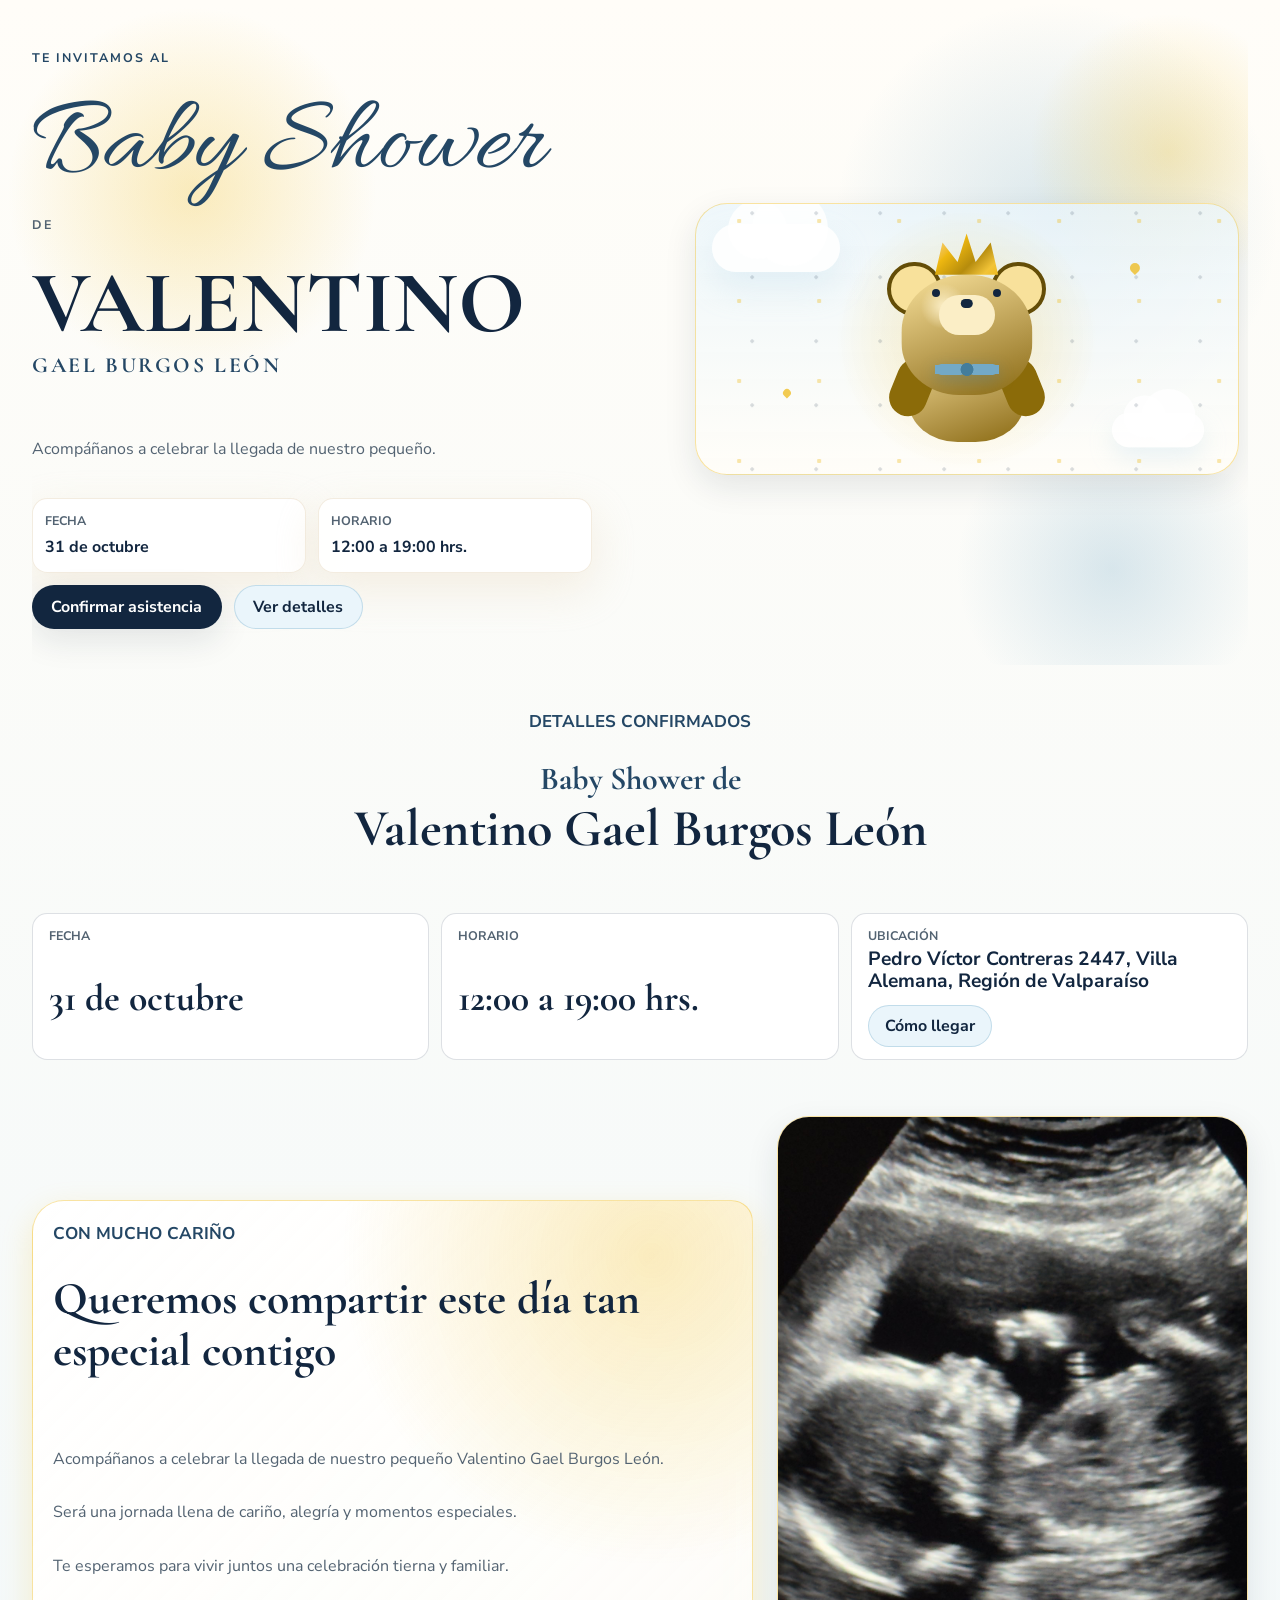
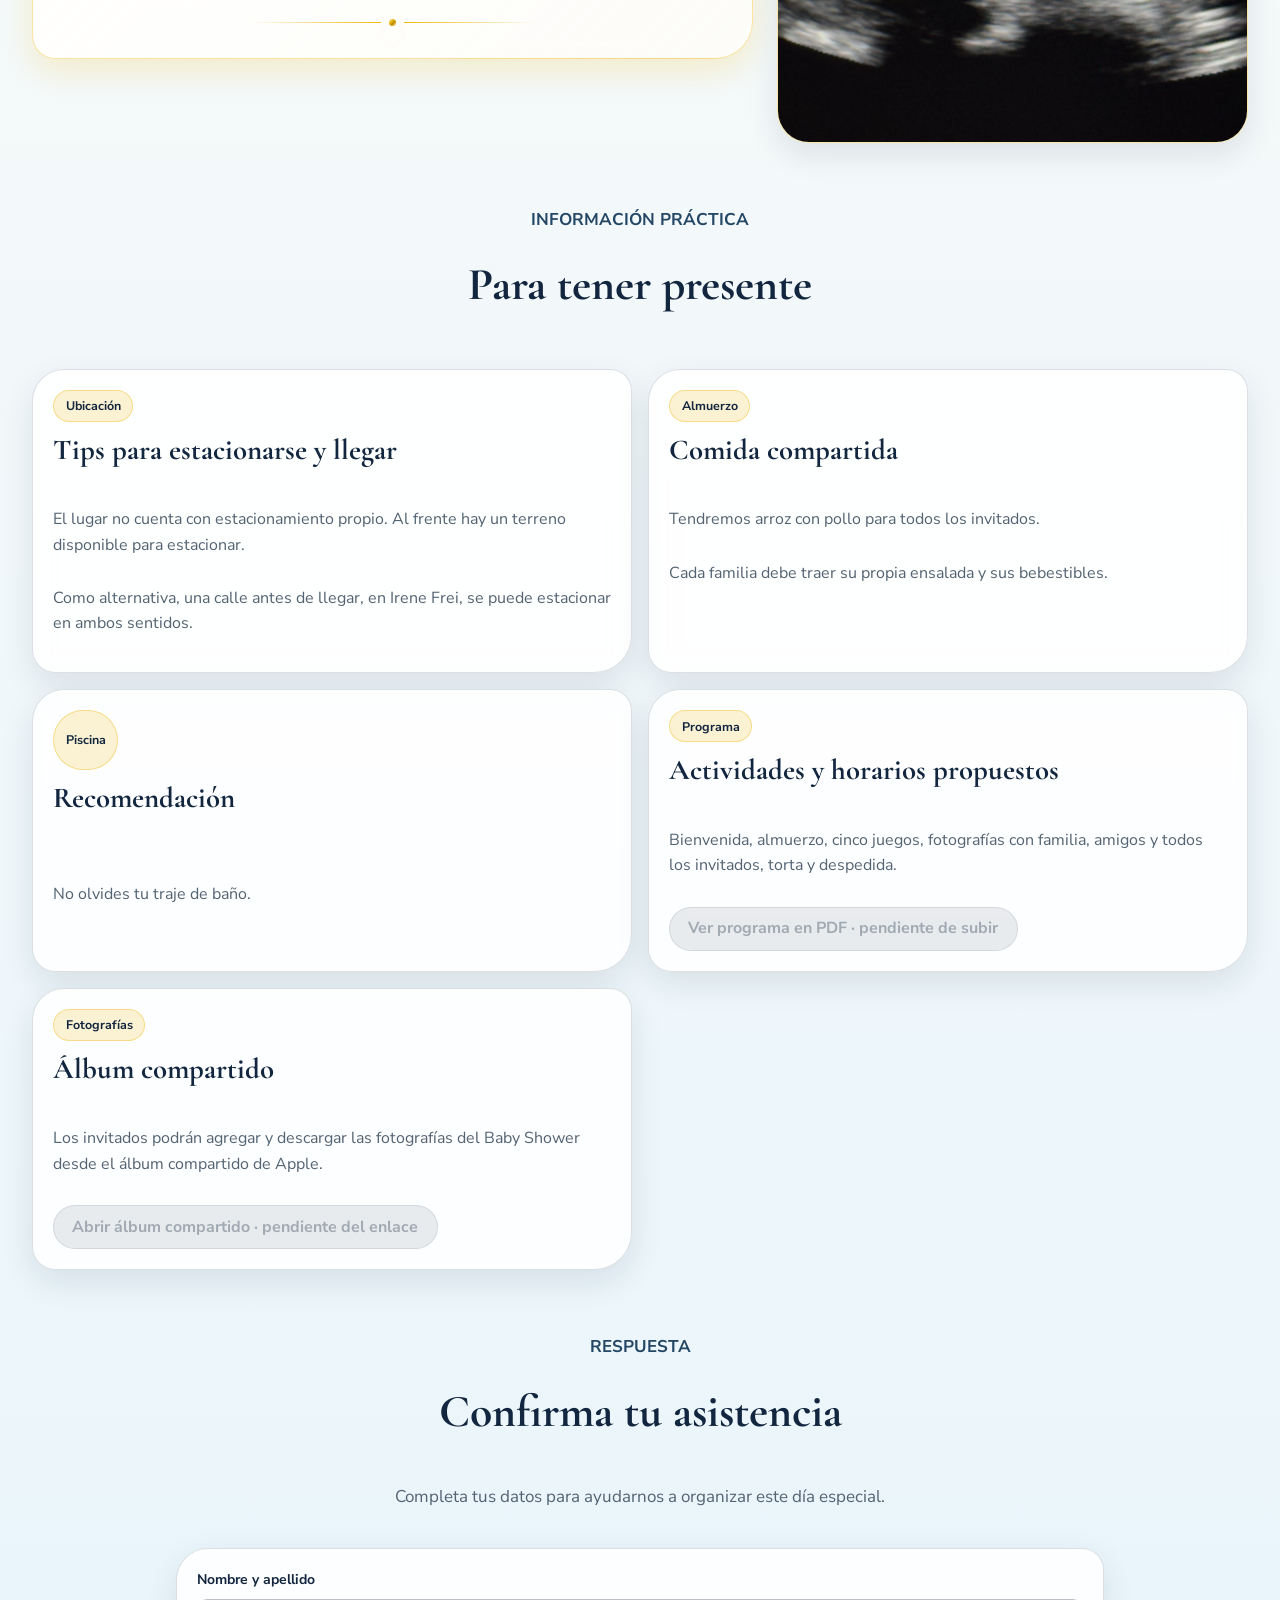
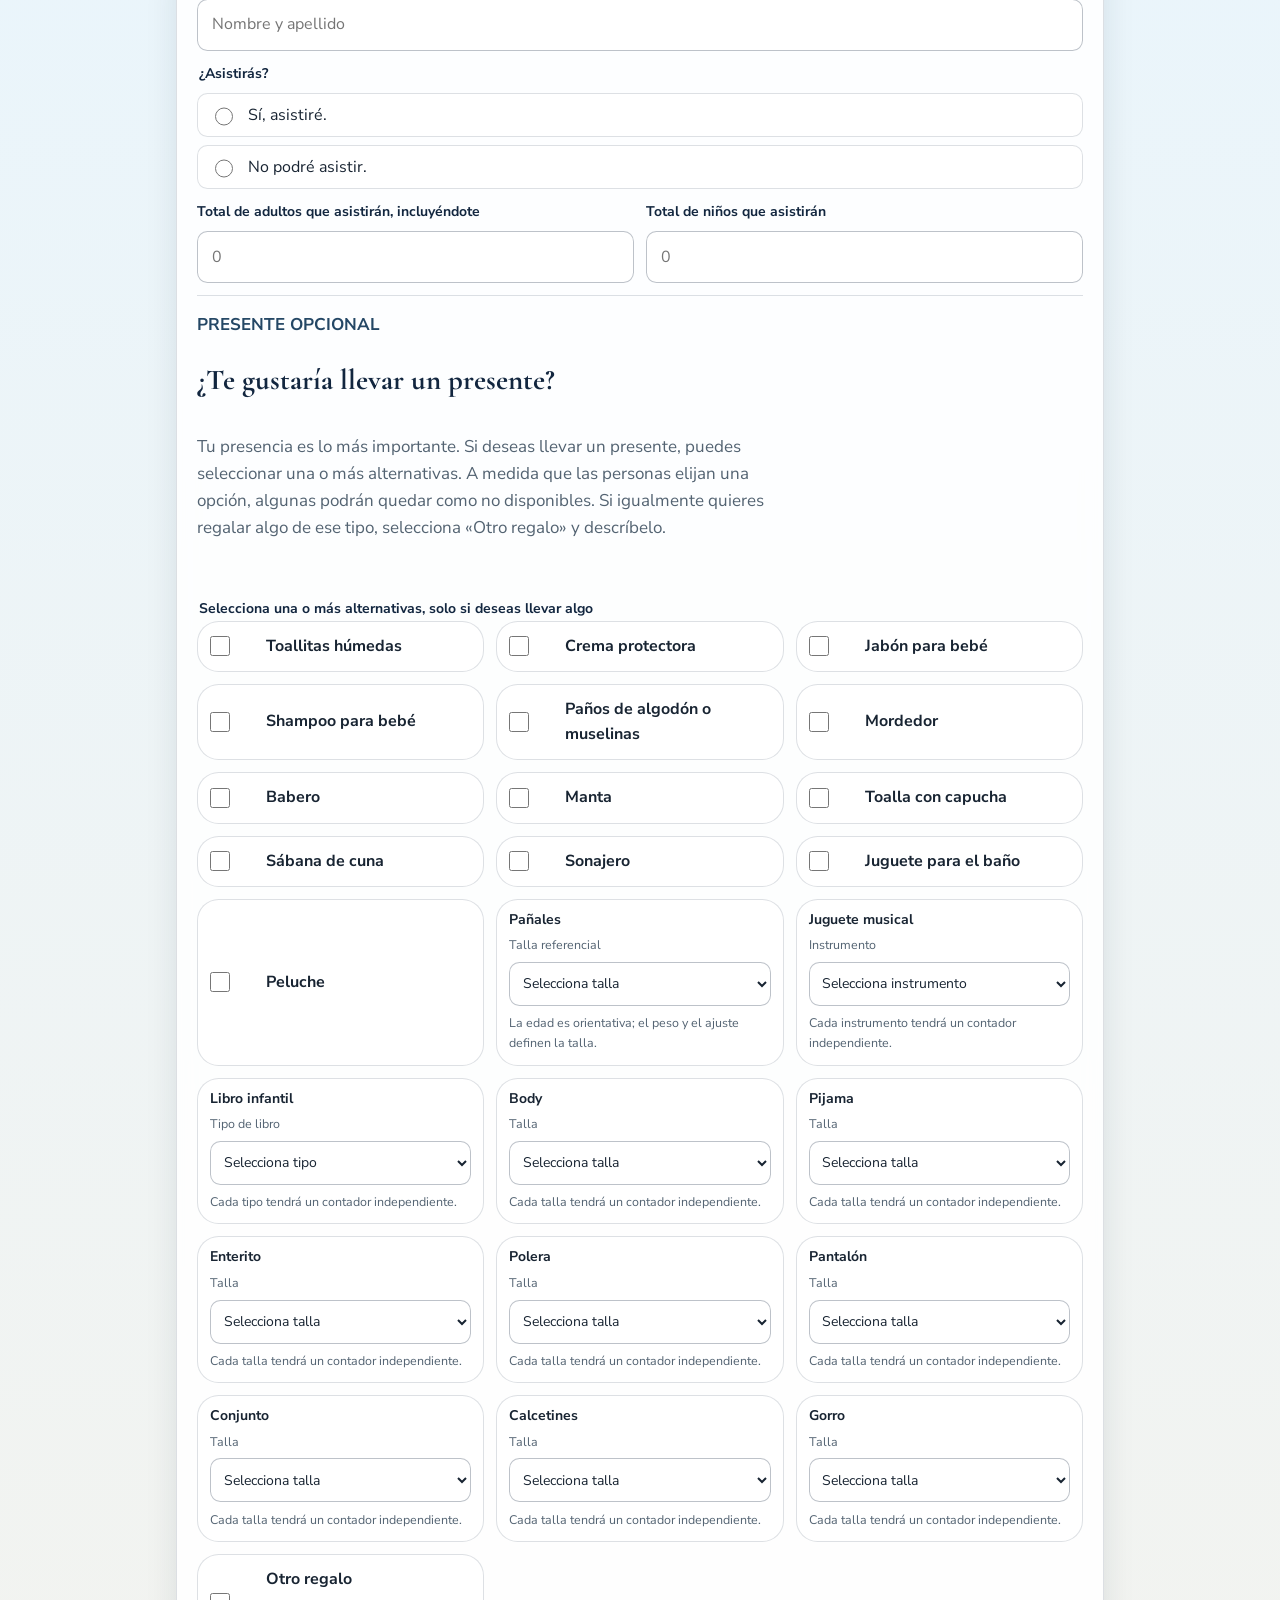
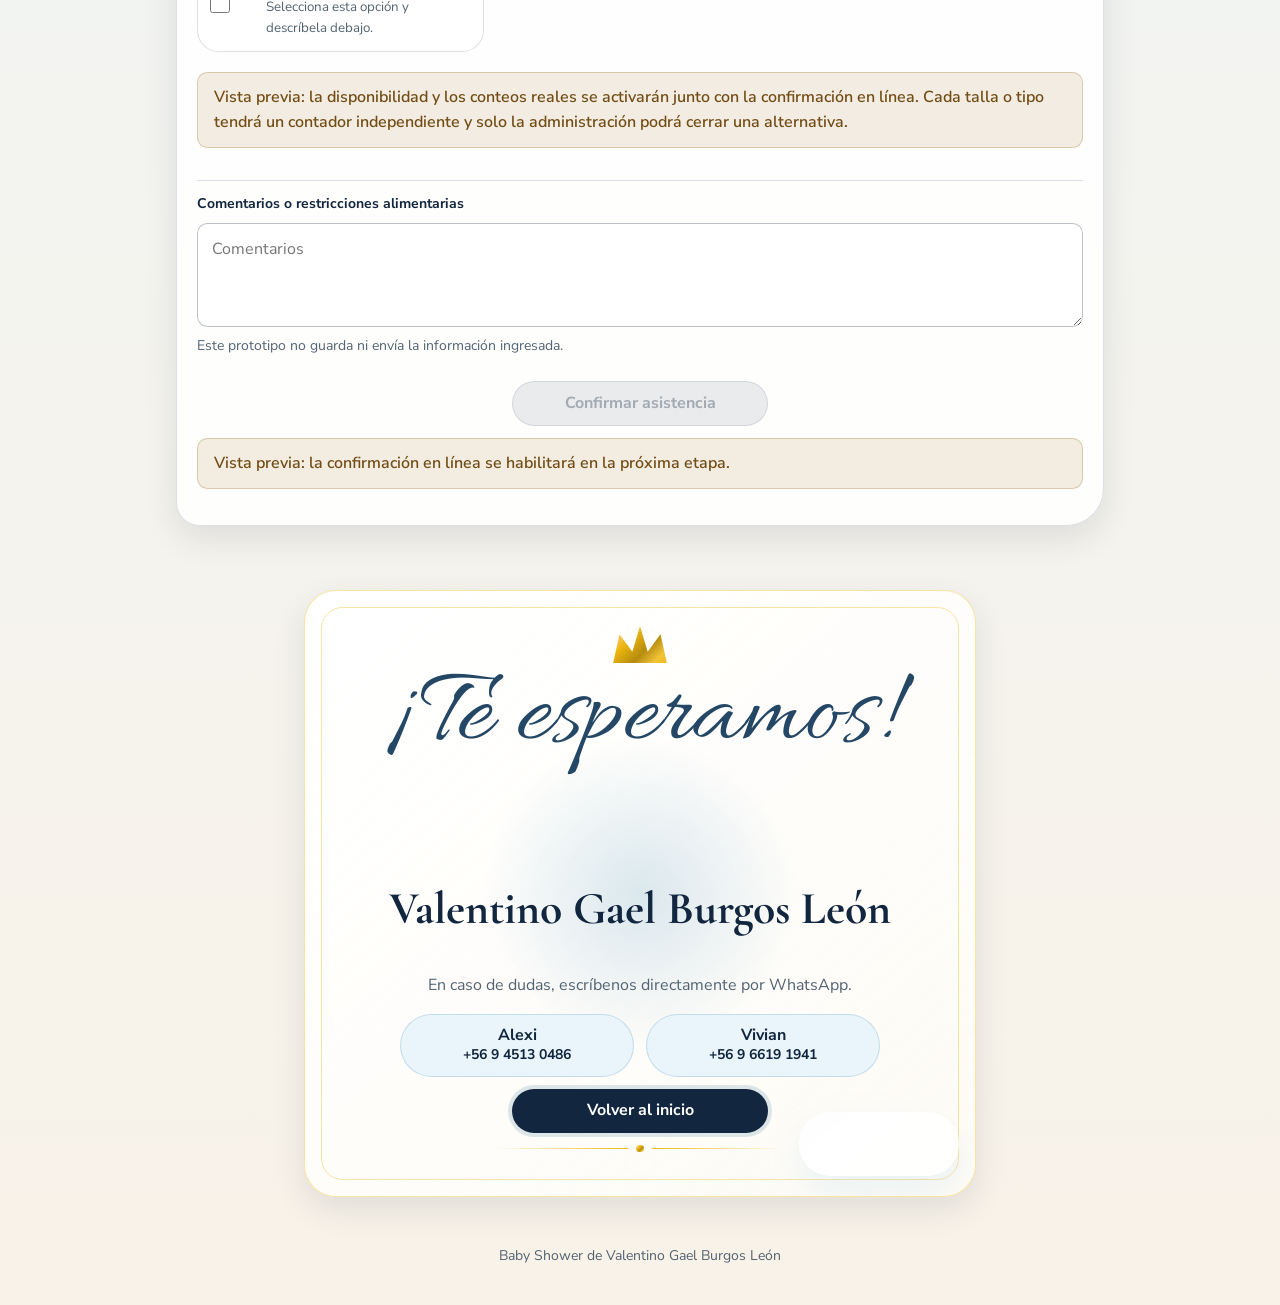
<file: index.html>
<!doctype html>
<html lang="es">
  <head>
    <meta charset="utf-8">
    <meta name="viewport" content="width=device-width, initial-scale=1">
    <meta name="robots" content="noindex, nofollow, noarchive">
    <title>Baby Shower de Valentino Gael</title>
    <meta name="description" content="Invitación al Baby Shower de Valentino Gael Burgos León, el 31 de octubre de 12:00 a 19:00 hrs.">
    <link rel="icon" href="data:,">
    <link rel="preconnect" href="https://fonts.googleapis.com">
    <link rel="preconnect" href="https://fonts.gstatic.com" crossorigin>
    <link href="https://fonts.googleapis.com/css2?family=Allura&amp;family=Cormorant+Garamond:wght@600;700&amp;family=Nunito+Sans:wght@400;600;700&amp;display=swap" rel="stylesheet">
    <link rel="stylesheet" href="css/site.css">
    <script type="module" src="js/app.js"></script>
  </head>
  <body data-route="#/inicio">
    <a class="skip-link" href="#/inicio">Saltar al contenido principal</a>
    <div class="site-page">
      <header class="site-hero ds-shell" aria-labelledby="hero-title" data-route-section="#/inicio">
        <div class="invitation-cover site-hero__content">
          <p class="invite-overline">Te invitamos al</p>
          <div class="invite-script">Baby Shower</div>
          <p class="invite-de">de</p>
          <h1 id="hero-title" class="invite-name" tabindex="-1">
            <span class="invite-name__main" data-event-text="child.principalName">VALENTINO</span>
            <span class="invite-name__sub" data-event-text="child.secondaryName">GAEL BURGOS LEÓN</span>
          </h1>
          <p class="cover-copy">
            Acompáñanos a celebrar la llegada de nuestro pequeño.
          </p>
          <div class="cover-summary" aria-label="Datos confirmados del evento">
            <div class="cover-chip">
              <span class="cover-chip__label">Fecha</span>
              <span class="cover-chip__value" data-event-text="date.display">31 de octubre</span>
            </div>
            <div class="cover-chip">
              <span class="cover-chip__label">Horario</span>
              <span class="cover-chip__value" data-event-text="schedule.display">12:00 a 19:00 hrs.</span>
            </div>
          </div>
          <div class="ds-actions" aria-label="Acciones de la invitación">
            <a class="btn btn--primary" href="#/confirmacion">Confirmar asistencia</a>
            <a class="btn btn--secondary" href="#/detalles">Ver detalles</a>
          </div>
        </div>

        <div class="illustration-box site-hero__art" aria-label="Ilustración decorativa de osito con corona entre nubes">
          <span class="cloud cloud--one" aria-hidden="true"></span>
          <span class="cloud cloud--two" aria-hidden="true"></span>
          <span class="sparkle-field" aria-hidden="true"></span>
          <span class="heart-field" aria-hidden="true"></span>
          <div class="bear" aria-hidden="true">
            <span class="bear__ear bear__ear--left"></span>
            <span class="bear__ear bear__ear--right"></span>
            <span class="bear__body"></span>
            <span class="bear__arm bear__arm--left"></span>
            <span class="bear__arm bear__arm--right"></span>
            <span class="bear__head"></span>
            <span class="bear__eye bear__eye--left"></span>
            <span class="bear__eye bear__eye--right"></span>
            <span class="bear__muzzle"></span>
            <span class="bear__nose"></span>
            <span class="bear__bow"></span>
            <span class="bear__crown"></span>
          </div>
        </div>
      </header>

      <main id="contenido">
        <section id="detalles" class="site-section ds-shell details-section" aria-labelledby="resumen-title" data-route-section="#/detalles">
          <div class="section-heading section-heading--center">
            <p class="ds-kicker">Detalles confirmados</p>
            <h2 id="resumen-title" class="details-title" tabindex="-1">
              <span class="details-title__event">Baby Shower de</span>
              <span class="details-title__name" data-event-text="child.fullName">Valentino Gael Burgos León</span>
            </h2>
          </div>
          <div class="event-summary event-summary--details" aria-label="Resumen del evento">
            <article class="event-block event-block--date">
              <span class="event-block__label">Fecha</span>
              <span class="event-block__value" data-event-text="date.display">31 de octubre</span>
            </article>
            <article class="event-block event-block--time">
              <span class="event-block__label">Horario</span>
              <span class="event-block__value" data-event-text="schedule.display">12:00 a 19:00 hrs.</span>
            </article>
            <article class="event-block event-block--location event-block--location-wide">
              <span class="event-block__label">Ubicación</span>
              <span class="event-block__value event-block__value--address" data-event-text="location.address">Pedro Víctor Contreras 2447, Villa Alemana, Región de Valparaíso</span>
              <a
                class="btn btn--secondary event-block__map"
                href="https://www.google.com/maps/search/?api=1&query=Pedro%20V%C3%ADctor%20Contreras%202447%2C%20Villa%20Alemana%2C%20Regi%C3%B3n%20de%20Valpara%C3%ADso%2C%20Chile"
                target="_blank"
                rel="noopener noreferrer"
                data-event-href="location.mapUrl"
              >
                Cómo llegar
              </a>
            </article>
          </div>
        </section>

<section class="site-section ds-shell welcome-section" aria-labelledby="bienvenida-title">
  <div class="card card--featured welcome-card">
    <div class="section-heading">
      <p class="ds-kicker">Con mucho cariño</p>
      <h2 id="bienvenida-title">Queremos compartir este día tan especial contigo</h2>
    </div>

    <p class="welcome-card__lead">
      Acompáñanos a celebrar la llegada de nuestro pequeño
      <span data-event-text="child.fullName">Valentino Gael Burgos León</span>.
    </p>

    <p>
      Será una jornada llena de cariño, alegría y momentos especiales.
    </p>

    <p>Te esperamos para vivir juntos una celebración tierna y familiar.</p>

    <div class="ornament-divider" aria-hidden="true">
      <span class="ornament-divider__mark"></span>
    </div>
  </div>

  <figure
    class="welcome-photo-slot welcome-photo-slot--ready"
    aria-label="Fotografía familiar"
  >
    <img
      class="welcome-photo-slot__image"
      src="assets/images/familia-valentino.jpg"
      alt="Fotografía de la familia de Valentino Gael"
      loading="lazy"
      decoding="async"
    >
  </figure>
</section>

<section class="site-section ds-shell practical-section" aria-labelledby="practica-title">
  <div class="section-heading section-heading--center">
    <p class="ds-kicker">Información práctica</p>
    <h2 id="practica-title">Para tener presente</h2>
  </div>

  <div class="practical-grid practical-grid--extended">    <article class="card practical-location-card">
      <span class="badge">Ubicación</span>
      <h3>Tips para estacionarse y llegar</h3>
      <p>
        El lugar no cuenta con estacionamiento propio. Al frente hay un
        terreno disponible para estacionar.
      </p>
      <p>
        Como alternativa, una calle antes de llegar, en Irene Frei, se puede
        estacionar en ambos sentidos.
      </p>
    </article>

<article class="card practical-lunch-card">
  <span class="badge">Almuerzo</span>
  <h3>Comida compartida</h3>
  <p>
    Tendremos arroz con pollo para todos los invitados.
  </p>
  <p>
    Cada familia debe traer su propia ensalada y sus bebestibles.
  </p>
</article>




    <article class="card">
      <span class="badge">Piscina</span>
      <h3>Recomendación</h3>
      <p data-event-text="pool.reminder">No olvides tu traje de baño.</p>
    </article>

    <article class="card practical-resource-card">
      <span class="badge">Programa</span>
      <h3>Actividades y horarios propuestos</h3>
      <p>
        Bienvenida, almuerzo, cinco juegos, fotografías con familia,
        amigos y todos los invitados, torta y despedida.
      </p>
      <a
        class="btn btn--secondary practical-resource-link"
        role="link"
        aria-disabled="true"
        tabindex="-1"
        data-event-href="documents.agendaPdfUrl"
      >
        Ver programa en PDF · pendiente de subir
      </a>
    </article>

    <article class="card practical-resource-card">
      <span class="badge">Fotografías</span>
      <h3>Álbum compartido</h3>
      <p>
        Los invitados podrán agregar y descargar las fotografías del
        Baby Shower desde el álbum compartido de Apple.
      </p>
      <a
        class="btn btn--secondary practical-resource-link"
        role="link"
        aria-disabled="true"
        tabindex="-1"
        data-event-href="documents.photoAlbumUrl"
      >
        Abrir álbum compartido · pendiente del enlace
      </a>
    </article>
  </div>
</section>



        <section id="confirmacion" class="site-section ds-shell" aria-labelledby="confirmacion-title" data-route-section="#/confirmacion">
          <div class="section-heading section-heading--center">
            <p class="ds-kicker">Respuesta</p>
            <h2 id="confirmacion-title" tabindex="-1">Confirma tu asistencia</h2>
            <p>Completa tus datos para ayudarnos a organizar este día especial.</p>
          </div>

          <form class="card form-grid rsvp-form" aria-describedby="rsvp-status" data-rsvp-form novalidate>
            <div class="field field--full">
              <label for="fullName">Nombre y apellido</label>
              <input class="input" id="fullName" name="fullName" type="text" autocomplete="name" placeholder="Nombre y apellido" data-rsvp-field="fullName">
            </div>

            <fieldset class="choice-group field--full">
              <legend>¿Asistirás?</legend>
              <div class="choice-list">
                <label class="choice" for="attendance-attending">
                  <input id="attendance-attending" name="attendance" type="radio" value="attending" data-rsvp-field="attendance">
                  Sí, asistiré.
                </label>
                <label class="choice" for="attendance-not-attending">
                  <input id="attendance-not-attending" name="attendance" type="radio" value="not_attending" data-rsvp-field="attendance">
                  No podré asistir.
                </label>
              </div>
            </fieldset>

            <div class="field">
              <label for="adults">Total de adultos que asistirán, incluyéndote</label>
              <input class="input" id="adults" name="adults" type="number" min="0" max="99" inputmode="numeric" placeholder="0" data-rsvp-field="adults">
            </div>

            <div class="field">
              <label for="children">Total de niños que asistirán</label>
              <input class="input" id="children" name="children" type="number" min="0" max="99" inputmode="numeric" placeholder="0" data-rsvp-field="children">
            </div>


            <section class="gift-planner field--full" aria-labelledby="regalos-title" data-gift-section>
              <div class="section-heading">
                <p class="ds-kicker">Presente opcional</p>
                <h3 id="regalos-title">¿Te gustaría llevar un presente?</h3>
                <p>
                  Tu presencia es lo más importante. Si deseas llevar un
                  presente, puedes seleccionar una o más alternativas. A medida
                  que las personas elijan una opción, algunas podrán quedar como
                  no disponibles. Si igualmente quieres regalar algo de ese
                  tipo, selecciona «Otro regalo» y descríbelo.
                </p>
              </div>

              <fieldset class="choice-group">
                <legend>Selecciona una o más alternativas, solo si deseas llevar algo</legend>
                <div class="gift-grid" data-gift-options></div>
              </fieldset>

              <div class="field" hidden data-other-gift-field>
                <label for="otherGift">¿Qué otro regalo te gustaría llevar?</label>
                <input
                  class="input"
                  id="otherGift"
                  name="otherGift"
                  type="text"
                  maxlength="160"
                  placeholder="Escribe tu idea"
                  disabled
                  data-rsvp-field="otherGift"
                  data-other-gift-input
                >
              </div>

              <p class="message message--warning" data-gift-status>
                Vista previa: la disponibilidad y los conteos reales se
                activarán junto con la confirmación en línea. Cada talla o tipo
                tendrá un contador independiente y solo la administración podrá
                cerrar una alternativa.
              </p>
            </section>

            <div class="field field--full">
              <label for="comments">Comentarios o restricciones alimentarias</label>
              <textarea class="textarea" id="comments" name="comments" maxlength="1000" placeholder="Comentarios" data-rsvp-field="comments"></textarea>
              <span class="help-text" data-rsvp-mode-help>Este prototipo no guarda ni envía la información ingresada.</span>
            </div>

            <div
              class="field--full turnstile-slot"
              aria-label="Verificación de seguridad"
              data-turnstile-container
            ></div>

            <div class="field--full form-actions">
              <button class="btn btn--primary" type="submit" disabled data-rsvp-submit>Confirmar asistencia</button>
            </div>

            <p id="rsvp-status" class="message message--warning field--full" aria-live="polite" aria-atomic="true" data-rsvp-status>
              Vista previa: la confirmación en línea se habilitará en la próxima etapa.
            </p>
            <p class="help-text field--full" hidden data-rsvp-diagnostic></p>
          </form>
        </section>

<section class="site-section ds-shell closing-section" aria-labelledby="cierre-title">
  <div class="closing-card">
    <span class="closing-crown" aria-hidden="true"></span>
    <p class="invite-script">¡Te esperamos!</p>

    <h2 id="cierre-title" data-event-text="child.fullName">
      Valentino Gael Burgos León
    </h2>

    <p class="closing-contact-intro">
      En caso de dudas, escríbenos directamente por WhatsApp.
    </p>

    <div class="contact-actions" aria-label="Contactos del Baby Shower">
      <a
        class="btn btn--secondary contact-link"
        href="#"
        target="_blank"
        rel="noopener noreferrer"
        data-event-href="contact.alexi.whatsappUrl"
      >
        <strong data-event-text="contact.alexi.name">Alexi</strong>
        <span data-event-text="contact.alexi.phoneDisplay">+56 9 4513 0486</span>
      </a>

      <a
        class="btn btn--secondary contact-link"
        href="#"
        target="_blank"
        rel="noopener noreferrer"
        data-event-href="contact.vivian.whatsappUrl"
      >
        <strong data-event-text="contact.vivian.name">Vivian</strong>
        <span data-event-text="contact.vivian.phoneDisplay">+56 9 6619 1941</span>
      </a>
    </div>

    <a
      class="btn btn--primary closing-home-link"
      href="#/inicio"
    >
      Volver al inicio
    </a>

    <div class="ornament-divider" aria-hidden="true">
      <span class="ornament-divider__mark"></span>
    </div>
  </div>
</section>

      </main>

      <footer class="site-footer ds-shell">
        <p data-event-text="event.title">Baby Shower de Valentino Gael Burgos León.</p>
      </footer>
    </div>
  </body>
</html>
</file>
<file: css/site.css>
@import url("./components.css");

html {
  scroll-behavior: smooth;
}

.skip-link {
  position: absolute;
  left: var(--space-4);
  top: var(--space-4);
  z-index: var(--z-overlay);
  padding: var(--space-2) var(--space-4);
  border-radius: var(--radius-full);
  color: var(--text-inverse);
  background: var(--action-primary);
  font-weight: var(--weight-bold);
  text-decoration: none;
  transform: translateY(calc(var(--space-20) * -1));
  transition: transform var(--duration-fast) var(--ease-standard);
}

.skip-link:focus-visible {
  transform: translateY(0);
}

.site-page {
  min-height: 100vh;
  overflow-x: clip;
}

a[aria-current="page"] {
  box-shadow: var(--shadow-focus);
}

.site-hero {
  position: relative;
  display: grid;
  gap: var(--space-6);
  min-height: auto;
  padding-block: var(--space-8) var(--space-10);
  overflow: hidden;
}

.site-hero::before,
.site-hero::after {
  position: absolute;
  z-index: 0;
  pointer-events: none;
  content: "";
  border-radius: var(--radius-full);
}

.site-hero::before {
  width: 18rem;
  height: 18rem;
  top: var(--space-2);
  right: calc(var(--space-16) * -1);
  background: var(--gradient-watercolor-warm);
}

.site-hero::after {
  width: 25rem;
  height: 12rem;
  right: calc(var(--space-16) * -1);
  bottom: var(--space-3);
  background: var(--gradient-watercolor-blue);
}

.site-hero > * {
  position: relative;
  z-index: var(--z-base);
}

.site-hero__content {
  width: 100%;
}

.site-hero__phrase {
  color: var(--color-navy-700);
  font-family: var(--font-display);
  font-size: clamp(1.25rem, 5vw, 2rem);
  font-weight: var(--weight-bold);
  line-height: var(--line-height-heading);
}

.site-hero__art {
  width: min(100%, 34rem);
}

.site-section {
  padding-block: var(--space-8);
}

.section-heading--center {
  max-width: 46rem;
  margin-inline: auto;
  text-align: center;
}

.section-heading--center p {
  margin-inline: auto;
}

.event-summary {
  display: grid;
  gap: var(--space-3);
}

.event-block--icon {
  position: relative;
  min-height: 7rem;
  padding-inline-start: var(--space-12);
  overflow: hidden;
}

.event-block--icon::before {
  position: absolute;
  left: var(--space-4);
  top: var(--space-4);
  display: grid;
  place-items: center;
  width: var(--touch-target);
  height: var(--touch-target);
  border: 1px solid var(--accent-metallic-border);
  border-radius: var(--radius-full);
  color: var(--color-navy-900);
  background: var(--gradient-metallic-soft);
  font-family: var(--font-display);
  font-size: var(--font-size-h3);
  font-weight: var(--weight-bold);
  line-height: var(--line-height-tight);
}

.event-block--date::before {
  content: "31";
}

.event-block--time::before {
  content: "";
  background:
    radial-gradient(circle, var(--color-navy-900) 0 10%, transparent 12%),
    conic-gradient(from 0turn, transparent 0 24%, var(--color-navy-900) 25% 27%, transparent 28% 100%),
    var(--gradient-metallic-soft);
}

.event-block--pool::before {
  content: "";
  background:
    var(--gradient-water-lines) center / 3.25rem 1.5rem,
    var(--surface-blue-soft);
}

.welcome-section {
  padding-block-start: var(--space-6);
}

.welcome-card {
  max-width: 58rem;
  margin-inline: auto;
}

.pool-feature {
  display: grid;
  gap: var(--space-4);
  min-height: 18rem;
  padding: var(--space-5);
}

.pool-feature__title {
  color: var(--color-navy-700);
  font-family: var(--font-script);
  font-size: var(--font-size-script);
  font-weight: var(--weight-regular);
  line-height: var(--line-height-tight);
}

.pool-feature__copy {
  position: relative;
  z-index: var(--z-base);
  max-width: 34rem;
}

.pool-feature__copy p:last-child {
  color: var(--color-navy-900);
  font-size: var(--font-size-large);
  font-weight: var(--weight-bold);
}

.pool-feature__visual {
  position: relative;
  min-height: 9rem;
}

.pool-feature__visual .pool-ladder {
  right: var(--space-6);
  top: var(--space-1);
}

.pool-float {
  position: absolute;
  right: var(--space-12);
  bottom: var(--space-3);
  width: 5.5rem;
  height: 5.5rem;
  border: 0.8rem solid var(--accent-water-drop);
  border-radius: var(--radius-full);
  box-shadow:
    inset 0 0 0 0.35rem var(--surface-blue-soft),
    var(--shadow-warm);
}

.pool-drop {
  position: absolute;
  width: 0.78rem;
  height: 1.15rem;
  border-radius: var(--radius-full) var(--radius-full) var(--radius-full) 0;
  background: var(--accent-water);
  transform: rotate(45deg);
}

.pool-drop--one {
  right: var(--space-5);
  bottom: var(--space-10);
}

.pool-drop--two {
  right: var(--space-20);
  top: var(--space-6);
  background: var(--accent-metallic);
  transform: rotate(45deg) scale(0.72);
}

.practical-grid {
  display: grid;
  gap: var(--space-4);
}

.rsvp-form {
  max-width: 58rem;
  margin-inline: auto;
}

.form-actions {
  display: flex;
  justify-content: center;
}

.form-actions .btn {
  min-width: min(100%, 16rem);
}

.field-error {
  color: var(--text-error);
  font-weight: var(--weight-bold);
}

[data-submitting="true"] {
  cursor: wait;
}

.closing-section {
  padding-block-end: var(--space-6);
}

.closing-card {
  position: relative;
  display: grid;
  justify-items: center;
  max-width: 42rem;
  padding: var(--space-8) var(--space-4);
  margin-inline: auto;
  overflow: hidden;
  border: 1px solid var(--accent-metallic-border);
  border-radius: var(--radius-xl);
  background:
    var(--gradient-watercolor-blue) center / 20rem 20rem no-repeat,
    var(--gradient-surface-card);
  box-shadow: var(--shadow-soft);
  text-align: center;
}

.closing-card::before,
.closing-card::after {
  position: absolute;
  content: "";
  pointer-events: none;
}

.closing-card::before {
  inset: var(--space-4);
  border: 1px solid var(--accent-metallic-border);
  border-radius: var(--radius-lg);
}

.closing-card::after {
  width: 10rem;
  height: 4rem;
  right: var(--space-4);
  bottom: var(--space-5);
  border-radius: var(--radius-full);
  background: var(--cloud-surface);
  box-shadow: 0 1rem 2rem var(--cloud-shadow);
}

.closing-card > * {
  position: relative;
  z-index: var(--z-base);
}

.closing-crown {
  width: 4rem;
  height: 2.5rem;
  clip-path: polygon(8% 100%, 18% 28%, 38% 72%, 50% 8%, 62% 72%, 82% 28%, 92% 100%);
  background: var(--gradient-metallic);
  box-shadow: var(--shadow-metallic);
}

.site-footer {
  padding-block: var(--space-6);
  text-align: center;
}

.site-footer p {
  font-size: var(--font-size-small);
}

@media (max-width: 520px) {
  .event-block--icon {
    padding-inline-start: var(--space-10);
  }

  .pool-feature {
    padding: var(--space-4);
  }

  .pool-float {
    right: var(--space-8);
  }

  .closing-card {
    padding-block: var(--space-6);
  }
}

@media (min-width: 768px) {
  .event-summary,
  .practical-grid {
    grid-template-columns: repeat(3, minmax(0, 1fr));
  }
}

@media (min-width: 768px) and (max-width: 959px) {
  .site-hero {
    justify-items: center;
    padding-block: var(--space-10);
    text-align: center;
  }

  .site-hero__content {
    justify-items: center;
    width: min(100%, 42rem);
  }

  .site-hero__art {
    width: min(100%, 34rem);
  }
}

@media (min-width: 960px) {
  .site-hero {
    align-items: center;
    grid-template-columns: minmax(27rem, 0.9fr) minmax(20rem, 0.8fr);
    gap: var(--space-10);
    min-height: 42rem;
    padding-block: var(--space-12);
  }

  .pool-feature {
    grid-template-columns: minmax(0, 1fr) minmax(16rem, 0.7fr);
    align-items: center;
  }
}

.gift-planner {
  display: grid;
  gap: var(--space-5);
  padding-block: var(--space-4);
  border-block:
    1px solid var(--border-subtle);
}

.gift-planner .section-heading {
  max-width: 46rem;
}

.gift-grid {
  display: grid;
  gap: var(--space-3);
}

.gift-option {
  display: grid;
  grid-template-columns:
    var(--touch-target) minmax(0, 1fr);
  align-items: center;
  gap: var(--space-3);
  min-height: var(--touch-target);
  padding: var(--space-3);
  border: 1px solid var(--border-subtle);
  border-radius: var(--radius-lg);
  background: var(--surface-card);
  cursor: pointer;
}

.gift-option:focus-within {
  box-shadow: var(--shadow-focus);
}

.gift-option--unavailable {
  color: var(--text-disabled);
  background: var(--surface-disabled);
  cursor: not-allowed;
}

.gift-option--unavailable
  .gift-option__content strong,
.gift-option--unavailable
  .gift-option__name {
  color: var(--text-disabled);
}

.gift-option input {
  width: 1.25rem;
  height: 1.25rem;
  margin: 0;
  accent-color: var(--action-primary);
}

.gift-option__content {
  display: grid;
  gap: var(--space-1);
}

.gift-option__content strong {
  color: var(--text-primary);
}

.gift-option__content small {
  color: var(--text-secondary);
}

[data-other-gift-field][hidden] {
  display: none;
}

@media (min-width: 600px) {
  .gift-grid {
    grid-template-columns:
      repeat(2, minmax(0, 1fr));
  }
}

/* H6A/H6B-R6: mobile-first snap navigation */

@media (max-width: 899px) {
  html[data-mobile-snap="true"],
  html[data-mobile-snap="true"] body {
    width: 100%;
    height: 100%;
    overflow: hidden;
  }

  html[data-mobile-snap="true"]
    .site-page {
    width: 100%;
    height: 100svh;
    height: 100dvh;
    max-height: 100dvh;
    overflow-x: hidden;
    overflow-y: auto;
    overscroll-behavior-y: none;
    scroll-behavior: smooth;
    scroll-padding-block: 0;
    scroll-snap-type: y mandatory;
    scrollbar-width: none;
    touch-action: pan-y;
    -webkit-overflow-scrolling: touch;
  }

  html[data-mobile-snap="true"]
    .site-page::-webkit-scrollbar {
    display: none;
    width: 0;
    height: 0;
  }

  html[data-mobile-snap="true"]
    [data-snap-section] {
    box-sizing: border-box;
    width: 100%;
    height: 100svh;
    height: 100dvh;
    min-height: 100svh;
    min-height: 100dvh;
    max-height: 100dvh;
    overflow-x: hidden;
    overflow-y: auto;
    scroll-margin-block: 0;
    scroll-snap-align: start;
    scroll-snap-stop: always;
    scrollbar-width: none;
    touch-action: pan-y;
    -webkit-overflow-scrolling: touch;
  }

  html[data-mobile-snap="true"]
    [data-snap-section]::-webkit-scrollbar {
    display: none;
    width: 0;
    height: 0;
  }

  html[data-mobile-snap="true"]
    [data-snap-section]:focus-within {
    scroll-snap-align: start;
  }

  html[data-mobile-snap="true"]
    [data-snap-overflow] {
    overscroll-behavior-y: auto;
  }
}

@media
  (max-width: 899px)
  and (prefers-reduced-motion: reduce) {
  html[data-mobile-snap="true"]
    .site-page {
    scroll-behavior: auto;
  }
}

/* H6B-R4: refinamiento real iPhone 14 Pro Max */

.details-title {
  display: grid;
  gap: var(--space-1);
}

.details-title__event {
  display: block;
  color: var(--color-navy-700);
  font-size: clamp(1.4rem, 6vw, 2rem);
}

.details-title__name {
  display: block;
  color: var(--color-navy-900);
  font-size: clamp(2rem, 8vw, 3.25rem);
  line-height: var(--line-height-tight);
}

.event-block--location::before {
  content: "⌖";
  font-family: var(--font-body);
  font-size: 1.75rem;
}

.event-block__value--address {
  font-family: var(--font-body);
  font-size: clamp(1rem, 4.2vw, 1.2rem);
  line-height: var(--line-height-heading);
}

.event-block__map {
  width: fit-content;
  min-height: 2.65rem;
  margin-block-start: var(--space-2);
  padding: 0.55rem 1rem;
}

.details-support {
  display: flex;
  justify-content: center;
  margin-block-start: var(--space-4);
}

.details-pdf-link[aria-disabled="true"] {
  pointer-events: none;
}

.welcome-photo-slot {
  display: grid;
  gap: var(--space-2);
  max-width: 58rem;
  margin: var(--space-4) auto 0;
}

.welcome-photo-slot__frame {
  position: relative;
  min-height: 14rem;
  overflow: hidden;
  border: 1px dashed var(--accent-metallic-border);
  border-radius: var(--radius-xl);
  background:
    var(--gradient-watercolor-blue) center / 22rem 22rem no-repeat,
    var(--surface-card);
  box-shadow: var(--shadow-soft);
}

.welcome-photo-slot__mark {
  position: absolute;
  inset: 50% auto auto 50%;
  width: 4.5rem;
  height: 3.5rem;
  border: 2px solid var(--border-blue);
  border-radius: var(--radius-md);
  transform: translate(-50%, -50%);
}

.welcome-photo-slot__mark::before {
  position: absolute;
  left: 0.65rem;
  bottom: 0.6rem;
  width: 2.8rem;
  height: 1.65rem;
  content: "";
  background:
    linear-gradient(
      135deg,
      transparent 0 24%,
      var(--accent-water-drop) 25% 48%,
      transparent 49%
    ),
    linear-gradient(
      45deg,
      transparent 0 32%,
      var(--accent-metallic-soft) 33% 58%,
      transparent 59%
    );
}

.welcome-photo-slot figcaption {
  color: var(--text-secondary);
  font-size: var(--font-size-small);
  text-align: center;
}

@media (max-width: 899px) {
  .site-hero {
    box-sizing: border-box;
    grid-template-rows:
      minmax(0, auto)
      minmax(7rem, 1fr);
    align-content: stretch;
    gap: clamp(
      0.45rem,
      1.2dvh,
      0.85rem
    );
    height: 100svh;
    height: 100dvh;
    min-height: 100svh;
    min-height: 100dvh;
    max-height: 100dvh;
    padding-block:
      max(
        0.75rem,
        env(safe-area-inset-top)
      )
      max(
        0.75rem,
        env(safe-area-inset-bottom)
      );
    padding-inline:
      max(
        var(--space-4),
        env(safe-area-inset-left)
      )
      max(
        var(--space-4),
        env(safe-area-inset-right)
      );
  }

  .site-hero__content {
    display: grid;
    gap: clamp(
      0.24rem,
      0.75dvh,
      0.55rem
    );
    justify-items: center;
    max-width: 100%;
    margin-inline: auto;
    text-align: center;
  }

  .site-hero__content > * {
    margin-block: 0;
  }

  .site-hero .invite-script {
    max-width: 100%;
    font-size: clamp(
      3.15rem,
      14.8vw,
      4.8rem
    );
    white-space: nowrap;
  }

  .site-hero .invite-name__main {
    font-size: clamp(
      2.4rem,
      10.4vw,
      4rem
    );
  }

  .site-hero .invite-name__sub {
    font-size: clamp(
      0.82rem,
      3.4vw,
      1.15rem
    );
  }

  .site-hero__phrase {
    font-size: clamp(
      1.05rem,
      4.4vw,
      1.42rem
    );
  }

  .site-hero .cover-copy {
    max-width: 32rem;
    font-size: clamp(
      0.92rem,
      3.7vw,
      1.05rem
    );
  }

  .site-hero .cover-summary {
    grid-template-columns:
      repeat(2, minmax(0, 1fr));
    gap: clamp(
      0.45rem,
      1vw,
      0.7rem
    );
    margin-block-start: 0;
  }

  .site-hero .cover-chip {
    min-height: 0;
    padding: 0.62rem 0.72rem;
  }

  .site-hero .ds-actions {
    gap: 0.48rem;
  }

  .site-hero .ds-actions .btn {
    min-height: 2.7rem;
    padding: 0.55rem 0.9rem;
  }

  .site-hero__art {
    align-self: end;
    width: min(100%, 22rem);
    height: clamp(
      7rem,
      19dvh,
      10.5rem
    );
    min-height: clamp(
      7rem,
      19dvh,
      10.5rem
    );
    max-height: 10.5rem;
    margin-inline: auto;
  }

  .site-hero__art .bear {
    width: min(9.5rem, 43vw);
    height: 9.5rem;
    transform: scale(0.78);
    transform-origin: center bottom;
  }

  .event-summary {
    gap: var(--space-3);
  }

  .event-block--location {
    min-height: 8.5rem;
  }

  .welcome-section {
    align-content: start;
  }

  .welcome-photo-slot__frame {
    min-height: clamp(
      11rem,
      25dvh,
      15rem
    );
  }
}

@media
  (max-width: 899px)
  and (max-height: 760px) {
  .site-hero {
    gap: 0.35rem;
    padding-block: 0.45rem;
  }

  .site-hero .invite-script {
    font-size: clamp(
      2.8rem,
      13vw,
      3.8rem
    );
  }

  .site-hero .invite-name__main {
    font-size: clamp(
      2.2rem,
      9.8vw,
      3.4rem
    );
  }

  .site-hero .cover-copy {
    font-size: 0.9rem;
  }

  .site-hero__art {
    height: 6.8rem;
    min-height: 6.8rem;
  }

  .site-hero__art .bear {
    width: 8rem;
    height: 8rem;
    transform: scale(0.7);
  }
}

@media (min-width: 900px) {
  .welcome-section {
    display: grid;
    grid-template-columns:
      minmax(0, 1.15fr)
      minmax(18rem, 0.75fr);
    align-items: center;
    gap: var(--space-6);
  }

  .welcome-photo-slot {
    width: 100%;
    margin: 0;
  }
}

/* H6B-R5: estabilidad de recarga en Safari */

@media (max-width: 899px) {
  html[data-mobile-snap="true"]
    .site-page,
  html[data-mobile-snap="true"]
    [data-snap-section] {
    overflow-anchor: none;
  }
}

/* H6B-R6: contenido final y refinamiento móvil */

.gift-option__counter[hidden] {
  display: none;
}

.practical-resource-card {
  align-content: start;
}

.practical-resource-link {
  width: fit-content;
  margin-block-start: auto;
}

.contact-actions {
  display: grid;
  gap: var(--space-3);
  width: min(100%, 30rem);
}

.contact-link {
  display: grid;
  gap: 0.12rem;
}

.contact-link span {
  font-size: var(--font-size-small);
}

.closing-contact-intro {
  max-width: 34rem;
  text-align: center;
}

.welcome-card .ornament-divider,
.closing-card .ornament-divider {
  margin-inline: auto;
}

@media (max-width: 899px) {
  .site-hero {
    grid-template-rows:
      minmax(0, auto)
      minmax(10rem, 1fr);
  }

  .site-hero .ds-actions {
    margin-block-end:
      clamp(
        1rem,
        5dvh,
        2.75rem
      );
  }

  .site-hero__art {
    width: min(100%, 26rem);
    height: clamp(
      11rem,
      27dvh,
      15rem
    );
    min-height: clamp(
      11rem,
      27dvh,
      15rem
    );
    max-height: 15rem;
  }

  .site-hero__art .bear {
    width: min(13rem, 56vw);
    height: 13rem;
    transform: scale(0.96);
    transform-origin: center bottom;
  }

  .welcome-section {
    display: grid;
    grid-template-rows:
      auto minmax(0, 1fr);
    align-content: stretch;
    gap: clamp(
      0.55rem,
      1.5dvh,
      1rem
    );
    padding-block:
      max(
        0.5rem,
        env(safe-area-inset-top)
      )
      max(
        0.5rem,
        env(safe-area-inset-bottom)
      );
  }

  .welcome-card {
    gap: var(--space-2);
    padding: var(--space-3);
    margin: 0;
  }

  .welcome-card .section-heading {
    margin-block-end: var(--space-2);
  }

  .welcome-card__lead {
    margin-block-start: 0;
  }

  .welcome-photo-slot {
    grid-template-rows:
      minmax(0, 1fr) auto;
    width: 100%;
    height: 100%;
    min-height: 0;
    margin: 0;
  }

  .welcome-photo-slot__frame {
    width: 100%;
    height: 100%;
    min-height: 0;
  }

  .practical-grid--extended {
    padding-block-end:
      max(
        var(--space-4),
        env(safe-area-inset-bottom)
      );
  }

  .closing-section {
    align-content: center;
  }

  .contact-actions {
    grid-template-columns: 1fr;
  }
}

@media
  (max-width: 899px)
  and (max-height: 760px) {
  .site-hero .ds-actions {
    margin-block-end: 1rem;
  }

  .site-hero__art {
    height: 8.5rem;
    min-height: 8.5rem;
  }

  .site-hero__art .bear {
    width: 9.5rem;
    height: 9.5rem;
    transform: scale(0.82);
  }
}

@media (min-width: 768px) {
  .practical-grid--extended {
    grid-template-columns:
      repeat(2, minmax(0, 1fr));
  }

  .contact-actions {
    grid-template-columns:
      repeat(2, minmax(0, 1fr));
  }
}

@media (min-width: 1100px) {
  .practical-grid--extended {
    grid-template-columns:
      repeat(3, minmax(0, 1fr));
  }
}

/* H6B-R7: fotografía, detalles y catálogo compacto */

.welcome-photo-slot--ready {
  overflow: hidden;
  border: 1px solid var(--accent-metallic-border);
  border-radius: var(--radius-xl);
  background: var(--surface-card);
  box-shadow: var(--shadow-soft);
}

.welcome-photo-slot__image {
  display: block;
  width: 100%;
  height: 100%;
  min-height: 100%;
  object-fit: cover;
  object-position: center 40%;
}

.practical-location-card {
  align-content: start;
}

.gift-option--variant {
  display: grid;
  grid-template-columns: minmax(0, 1fr);
  align-content: start;
  gap: 0.45rem;
}

.gift-option__name {
  color: var(--text-primary);
  font-size: var(--font-size-small);
  line-height: var(--line-height-heading);
}

.gift-option__variant-label,
.gift-option__variant-note {
  color: var(--text-secondary);
  font-size: var(--font-size-label);
}

.gift-option__variant-select {
  width: 100%;
  min-height: 2.75rem;
  padding: 0.5rem 0.55rem;
  font-size: var(--font-size-small);
}

.gift-option__variant-counters {
  display: grid;
  gap: var(--space-1);
}

.gift-option__counter {
  display: block;
}

.gift-option__variant-counters[hidden],
.gift-option__counter[hidden] {
  display: none;
}

@media (max-width: 899px) {
  .details-section {
    align-content: start;
    padding-block:
      max(
        0.75rem,
        env(safe-area-inset-top)
      )
      max(
        0.75rem,
        env(safe-area-inset-bottom)
      );
  }

  .details-section .section-heading {
    margin-block-end:
      clamp(
        0.75rem,
        2dvh,
        1.25rem
      );
  }

  .event-summary--details {
    grid-template-columns:
      repeat(2, minmax(0, 1fr));
    gap: clamp(
      0.55rem,
      1.6vw,
      0.85rem
    );
    width: 100%;
  }

  .event-summary--details
    .event-block--date,
  .event-summary--details
    .event-block--time {
    min-height: clamp(
      7rem,
      17dvh,
      9rem
    );
    padding-inline-start: 3.4rem;
  }

  .event-summary--details
    .event-block__value {
    font-size: clamp(
      1.25rem,
      5.2vw,
      1.8rem
    );
  }

  .event-summary--details
    .event-block--location-wide {
    grid-column: 1 / -1;
    min-height: 0;
    padding-block:
      var(--space-3);
  }

  .event-summary--details
    .event-block__value--address {
    font-size: clamp(
      0.92rem,
      3.8vw,
      1.08rem
    );
  }

  .event-summary--details
    .event-block__map {
    width: 100%;
  }

  .welcome-photo-slot--ready {
    min-height: 0;
  }

  .gift-grid {
    grid-template-columns:
      repeat(2, minmax(0, 1fr));
    gap: 0.6rem;
  }

  .gift-option {
    min-width: 0;
    padding: 0.65rem;
  }

  .gift-option--basic {
    grid-template-columns:
      2rem minmax(0, 1fr);
    align-content: start;
  }

  .gift-option__content strong {
    font-size: var(--font-size-small);
    line-height: var(--line-height-heading);
  }

  .gift-option__content small {
    font-size: var(--font-size-label);
    line-height: var(--line-height-heading);
  }
}

@media (max-width: 360px) {
  .gift-grid {
    grid-template-columns:
      minmax(0, 1fr);
  }
}

@media (min-width: 700px) {
  .gift-grid {
    grid-template-columns:
      repeat(3, minmax(0, 1fr));
  }
}

/* H6B-R8: detalles limpios, cierre navegable y regalos tipificados */

.event-summary--details .event-block {
  padding-inline-start: var(--space-4);
}

.event-summary--details
  .event-block::before {
  display: none;
  content: none;
  background: none;
}

.closing-home-link {
  width: min(100%, 16rem);
  margin-block-start: var(--space-3);
  text-align: center;
}

.gift-option--basic
  .gift-option__content {
  align-content: center;
}

@media (min-width: 768px) {
  .practical-grid--extended {
    grid-template-columns:
      repeat(2, minmax(0, 1fr));
  }
}

/* H6B-R9: portada sin recuadros y capacidades específicas */

.invite-overline,
.invite-name {
  padding: 0;
  border: 0;
  border-radius: 0;
  background: transparent;
  box-shadow: none;
  outline: 0;
}

.practical-lunch-card {
  align-content: start;
}
</file>
